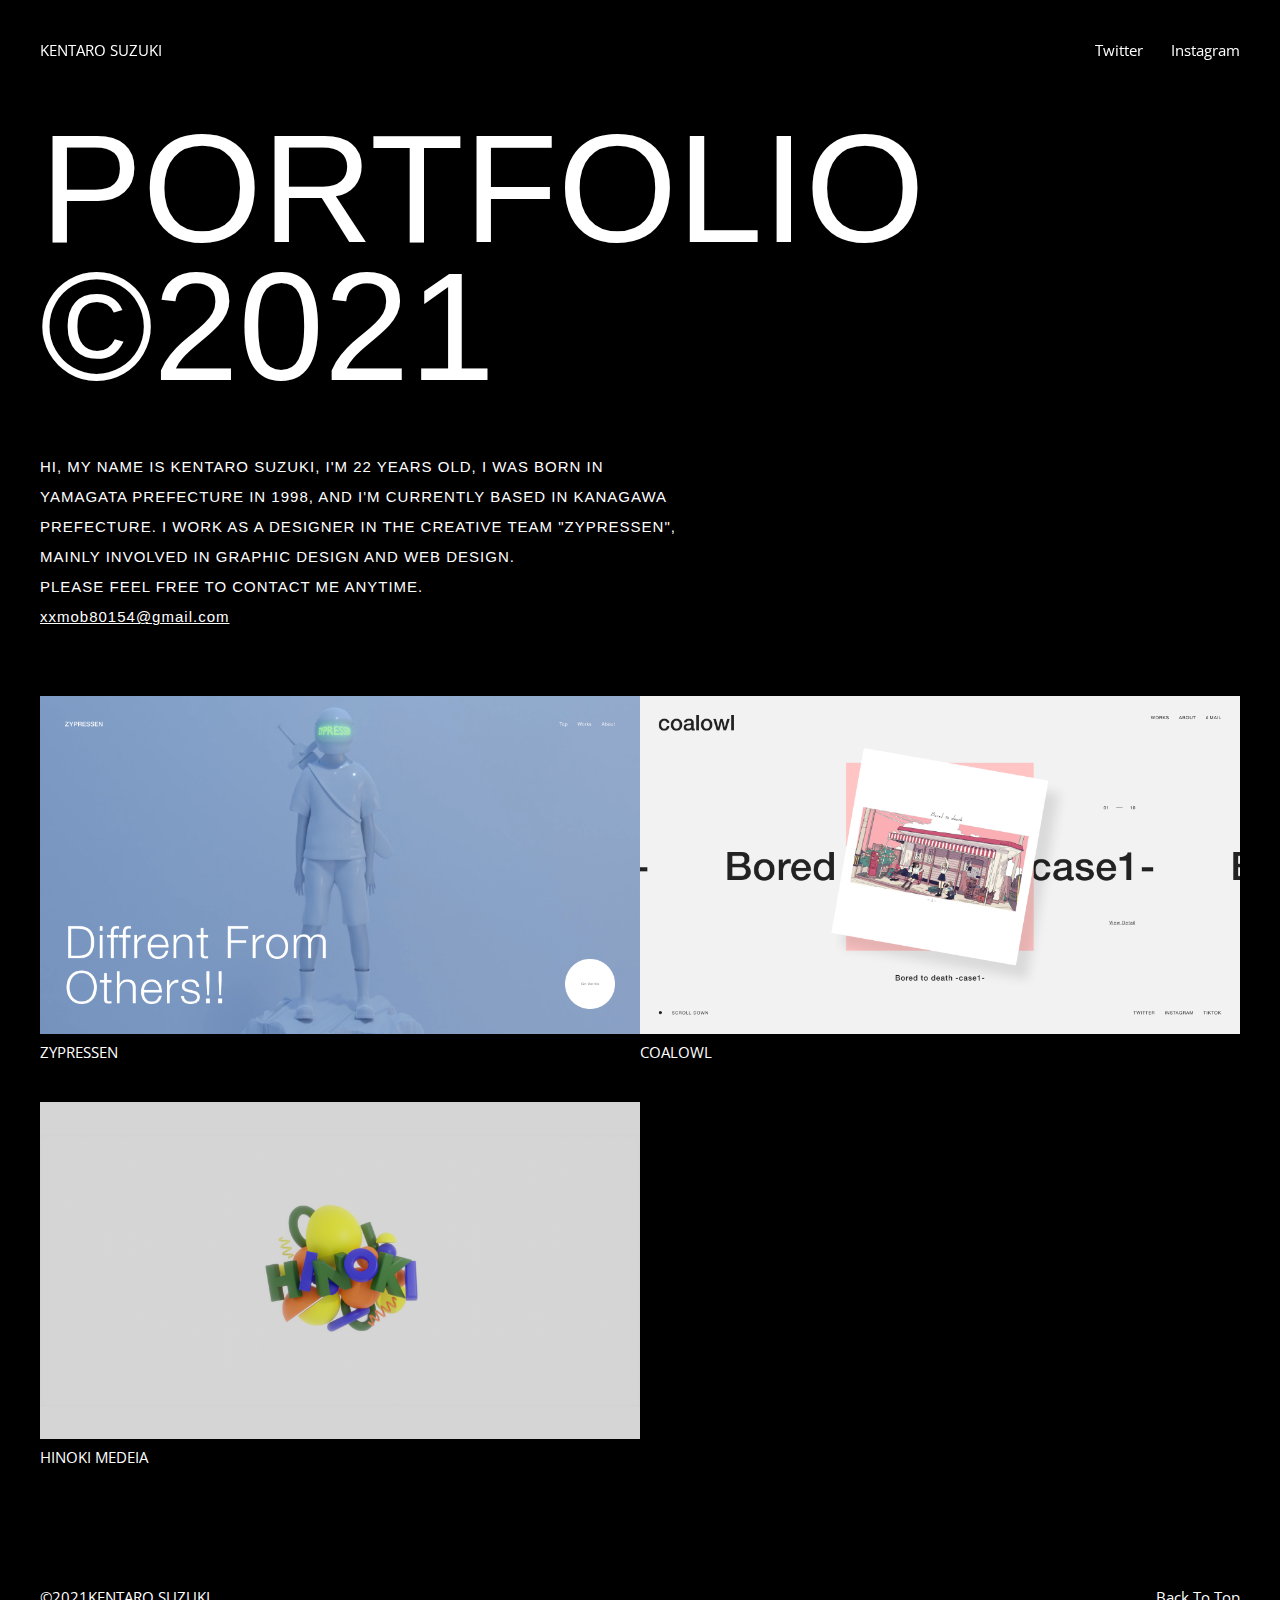
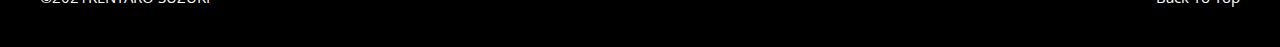
<file: index.html>
<!DOCTYPE html>
<html lang="en" dir="ltr">
  <head>
    <meta charset="utf-8">
    <meta name="viewport" content="width=device-width, initial-scale=1.0">
    <title>KENTARO SUZUKI</title>
    <link rel="shortcut icon" href="img\favicon.svg">
    <link rel="stylesheet" href="css\reset.css">
    <link rel="stylesheet" href="css\style.min.css">
  </head>
  <body>
    <header class="site_header">
      <div class="logo_wrap">
        <h1 class="logo">
          <a href="index.html">KENTARO SUZUKI</a>
        </h1>
      </div>
      <div class="sns_wrap">
        <a href="https://twitter.com/awesomeboy____">Twitter</a>
        <a href="https://www.instagram.com/xxmob80154/">Instagram</a>
      </div>
    </header>

    <!-- main -->
    <main>


    <div class="fv_wrap">
      <h2>
        PORTFOLIO<br>
        ©2021
      </h2>
      <div class="fv_text">
        <p>HI, MY NAME IS KENTARO SUZUKI, I'M 22 YEARS OLD, I WAS BORN IN YAMAGATA PREFECTURE IN 1998, AND I'M CURRENTLY BASED IN KANAGAWA PREFECTURE. I WORK AS A DESIGNER IN THE CREATIVE TEAM "ZYPRESSEN", MAINLY INVOLVED IN GRAPHIC DESIGN AND WEB DESIGN.
<br>PLEASE FEEL FREE TO CONTACT ME ANYTIME.</p>
        <a href="mailto:xxmob80154@gmail.com">xxmob80154@gmail.com</a>
      </div>
    </div>
    <div class="works_grid">
      <div class="works_item">
        <a href="detail_zypressen.html">
          <figure>
            <img src="img\thumbnail.png" alt="">
          </figure>
          <span>ZYPRESSEN</span>
        </a>
      </div>
      <div class="works_item">
        <a href="detail_coalowl.html">
          <figure>
            <img src="img\thumbnail2.png" alt="">
          </figure>
          <span>COALOWL</span>
        </a>
      </div>
      <div class="works_item">
        <a href="detail_hinoki media.html">
          <figure>
            <img src="img\thumbnail3.png" alt="">
          </figure>
          <span>HINOKI MEDEIA</span>
        </a>
      </div>

    </div>

    <footer>
      <div class="footer_sns">
        <a href="https://twitter.com/awesomeboy____">Twitter</a>
        <a href="https://www.instagram.com/xxmob80154/">Instagram</a>
      </div>
      <div class="footer">
        ©2021KENTARO SUZUKI
        <a href="#">Back To Top</a>
      </div>
    </footer>

    </main>
    <!-- main -->

  <script src="https://tympanus.net/Tutorials/SmoothScrollAnimations/js/imagesloaded.pkgd.min.js"></script>
  <script src="https://tympanus.net/Tutorials/SmoothScrollAnimations/js/demo.js"></script>

  </body>
</html>
</file>
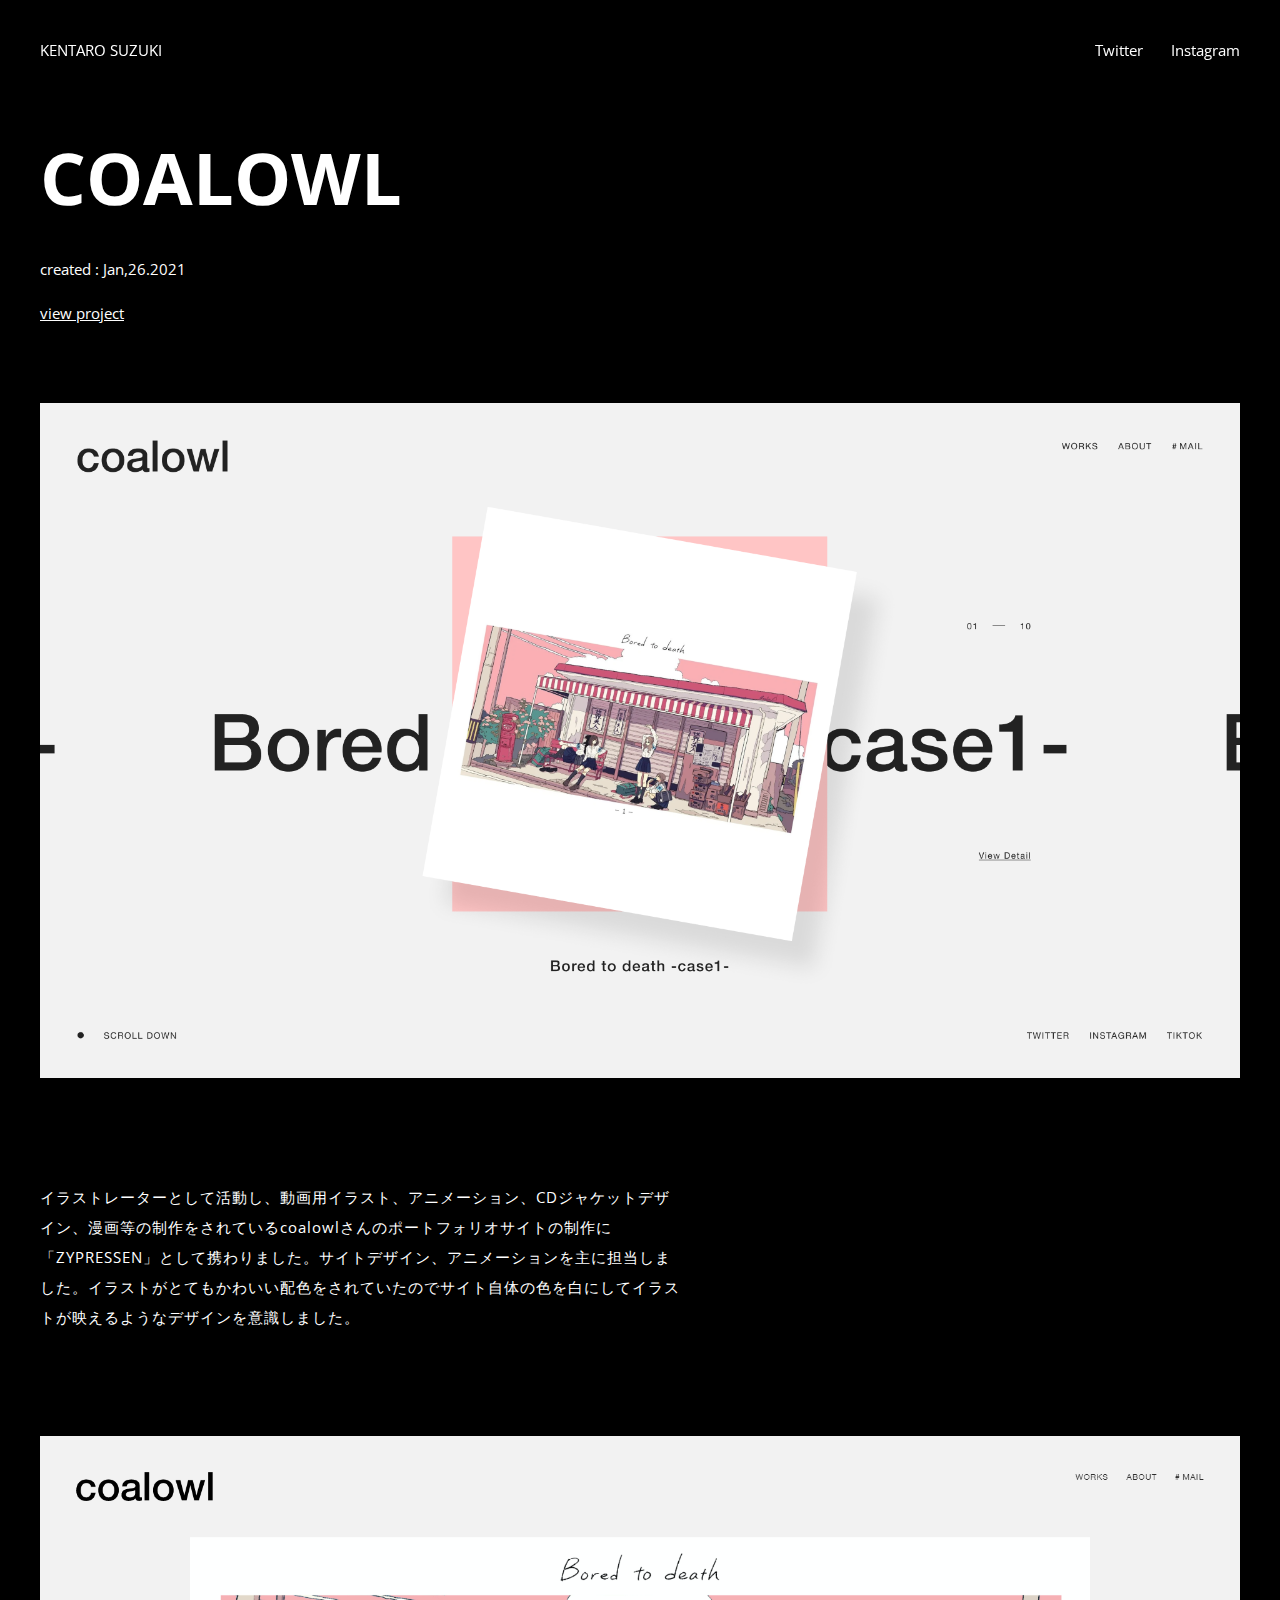
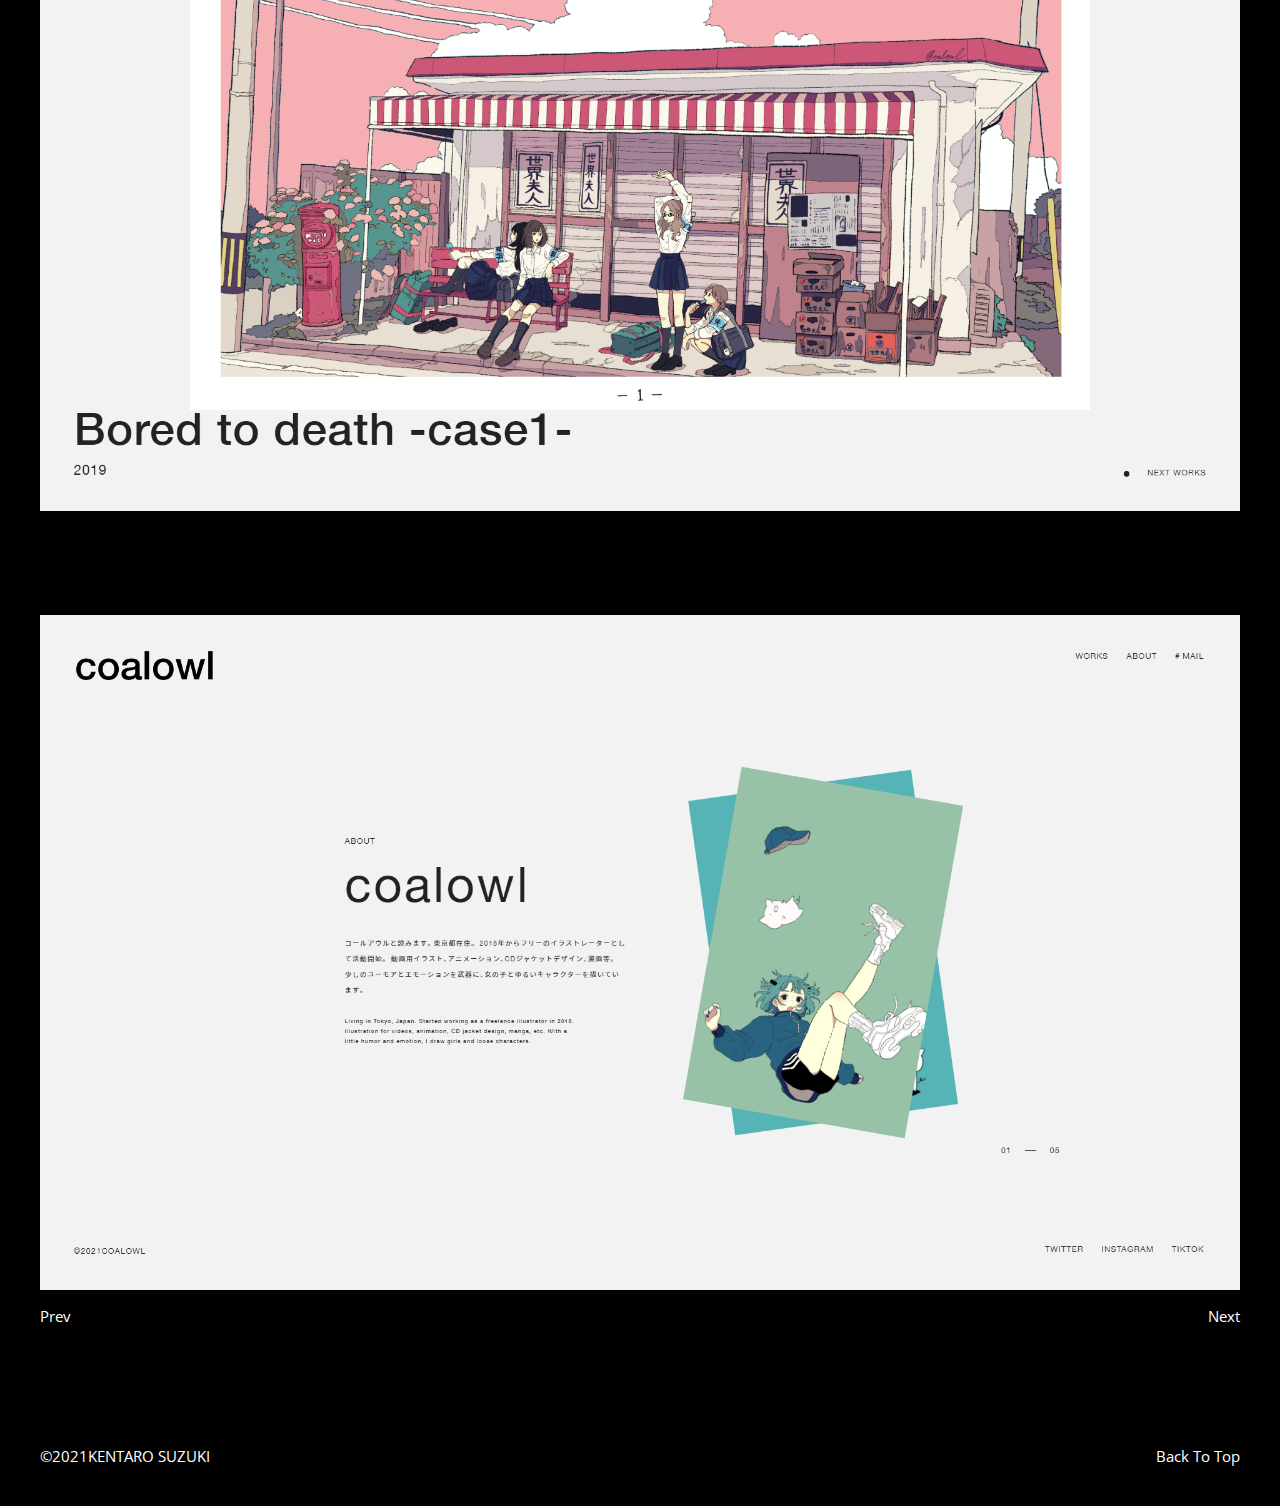
<file: detail_coalowl.html>
<!DOCTYPE html>
<html lang="en" dir="ltr">
  <head>
    <meta charset="utf-8">
    <meta name="viewport" content="width=device-width, initial-scale=1.0">
    <title>KENTARO SUZUKI</title>
    <link rel="shortcut icon" href="img\favicon.svg">
    <link rel="stylesheet" href="css\reset.css">
    <link rel="stylesheet" href="css\style.min.css">
  </head>
  <body>
    <header class="site_header">
      <div class="logo_wrap">
        <h1 class="logo">
          <a href="index.html">KENTARO SUZUKI</a>
        </h1>
      </div>
      <div class="sns_wrap">
        <a href="https://twitter.com/awesomeboy____">Twitter</a>
        <a href="https://www.instagram.com/xxmob80154/">Instagram</a>
      </div>
    </header>

    <!-- main -->
    <main>

      <div class="detail_wrap">
        <div class="detail_title">
          <h2>COALOWL</h2>
          <div class="detail_title_item">
            <span>created  : Jan,26.2021 </span>
            <a href="https://coalowl.com/">view project</a>
          </div>
        </div>
        <img src="img\thumbnail2.png" alt="">
        <p>イラストレーターとして活動し、動画用イラスト、アニメーション、CDジャケットデザイン、漫画等の制作をされているcoalowlさんのポートフォリオサイトの制作に「ZYPRESSEN」として携わりました。サイトデザイン、アニメーションを主に担当しました。イラストがとてもかわいい配色をされていたのでサイト自体の色を白にしてイラストが映えるようなデザインを意識しました。
</p>
        <img src="img\thumbnail2_1.png" alt="">
        <img src="img\thumbnail2_2.png" alt="">
        <div class="detail_nav">
          <a href="detail_zypressen.html">Prev</a>
          <a href="detail_hinoki media.html">Next</a>
        </div>
      </div>

    <footer>
      <div class="footer_sns">
        <a href="https://twitter.com/awesomeboy____">Twitter</a>
        <a href="https://www.instagram.com/xxmob80154/">Instagram</a>
      </div>
      <div class="footer">
        ©2021KENTARO SUZUKI
        <a href="#">Back To Top</a>
      </div>
    </footer>

    </main>
    <!-- main -->

    <script src="https://tympanus.net/Tutorials/SmoothScrollAnimations/js/imagesloaded.pkgd.min.js"></script>
    <script src="https://tympanus.net/Tutorials/SmoothScrollAnimations/js/demo.js"></script>

  </body>
</html>
</file>
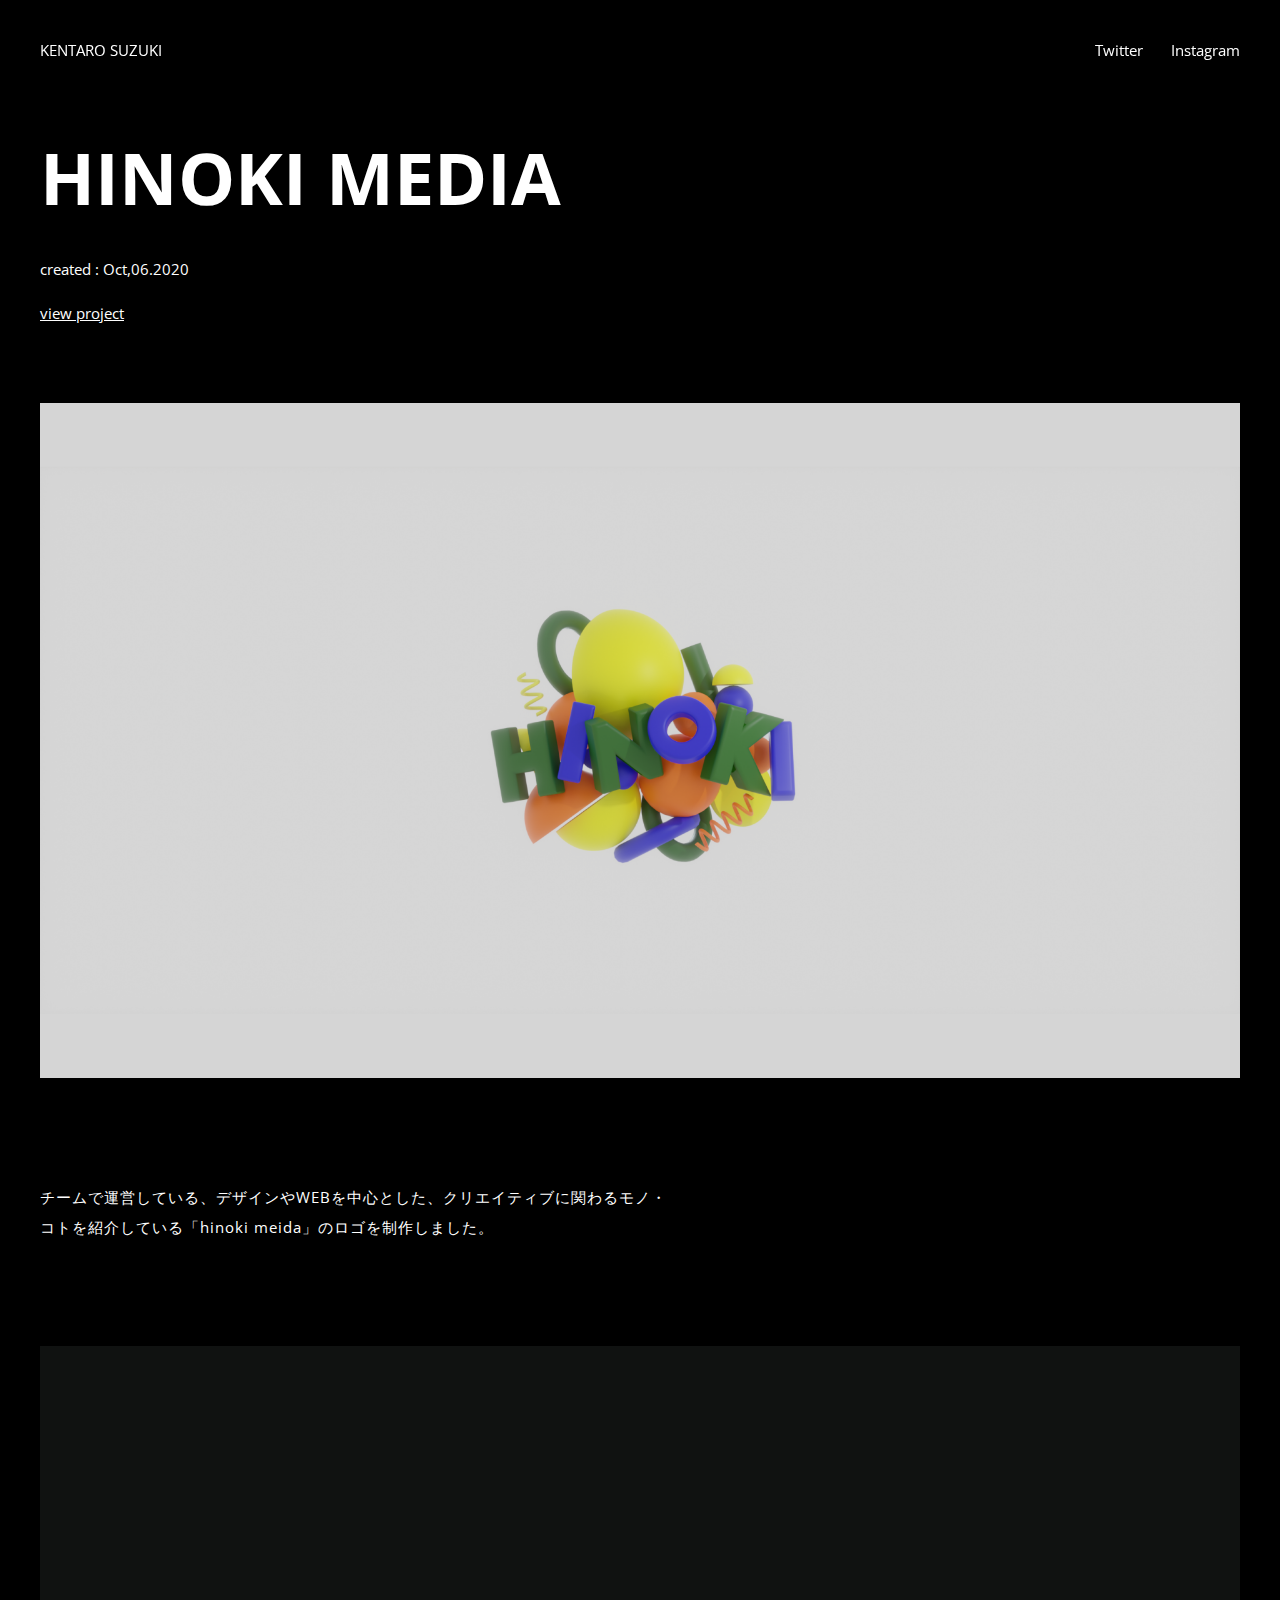
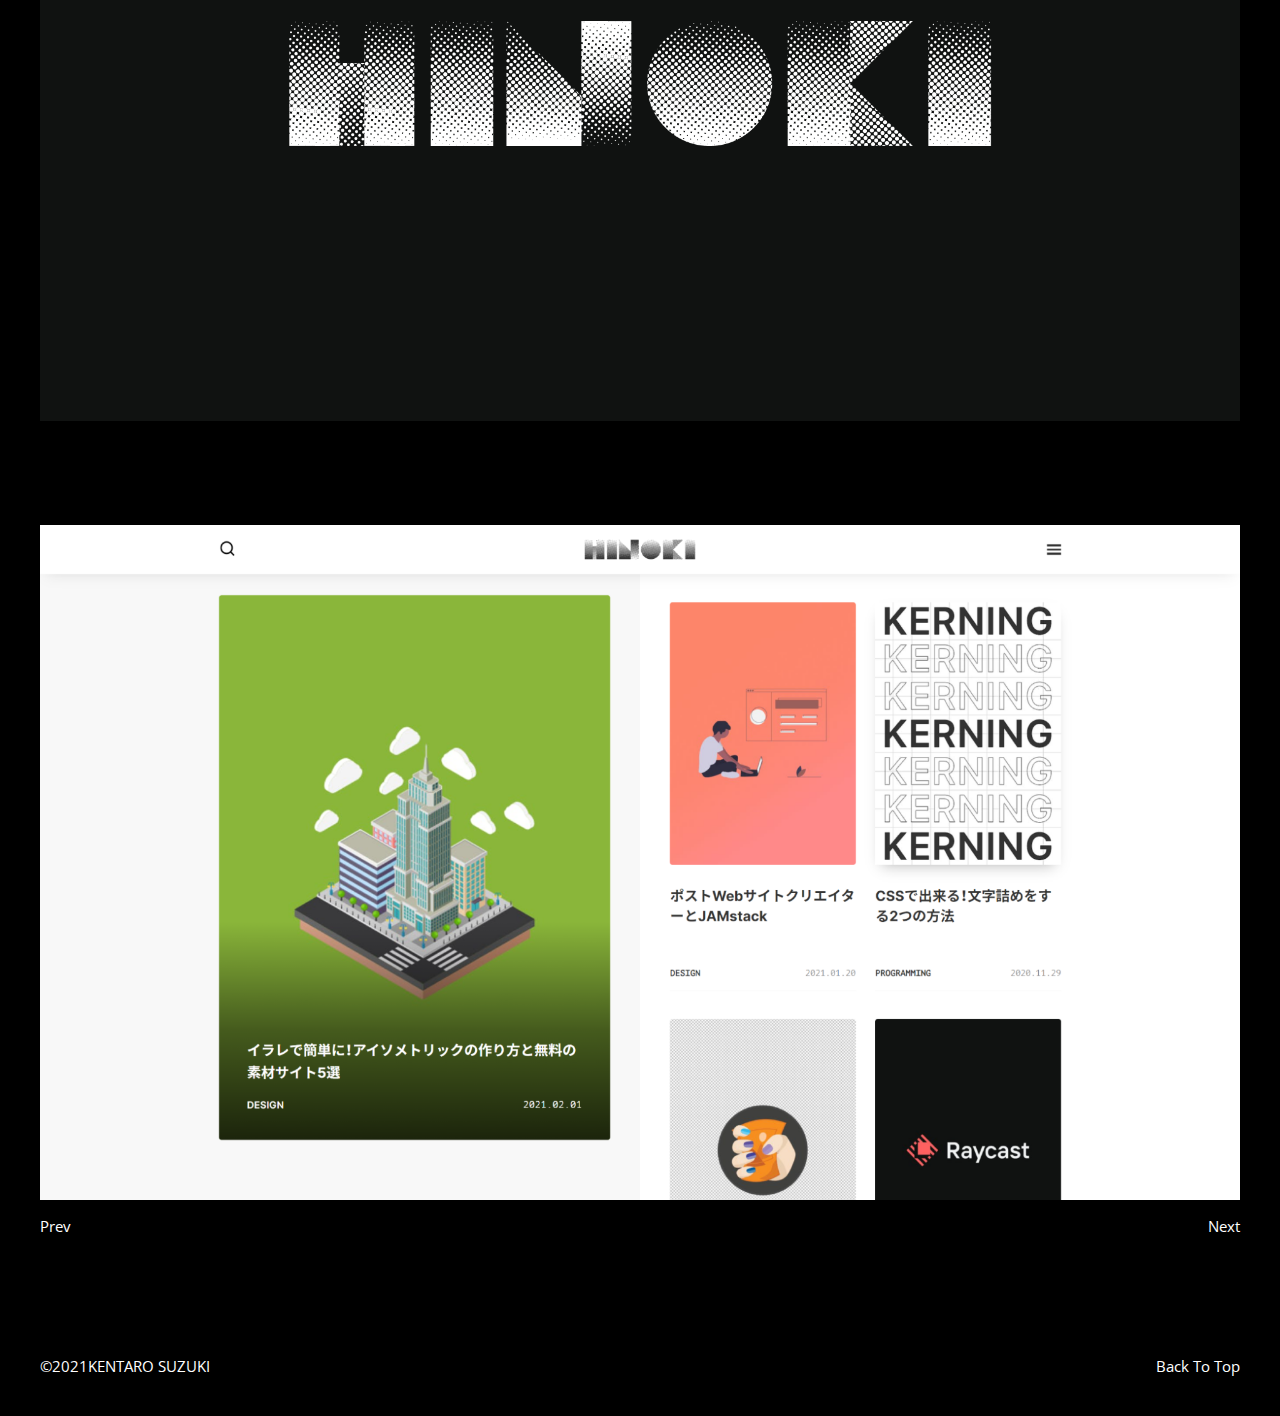
<file: detail_hinoki media.html>
<!DOCTYPE html>
<html lang="en" dir="ltr">
  <head>
    <meta charset="utf-8">
    <meta name="viewport" content="width=device-width, initial-scale=1.0">
    <title>KENTARO SUZUKI</title>
    <link rel="shortcut icon" href="img\favicon.svg">
    <link rel="stylesheet" href="css\reset.css">
    <link rel="stylesheet" href="css\style.min.css">
  </head>
  <body>
    <header class="site_header">
      <div class="logo_wrap">
        <h1 class="logo">
          <a href="index.html">KENTARO SUZUKI</a>
        </h1>
      </div>
      <div class="sns_wrap">
        <a href="https://twitter.com/awesomeboy____">Twitter</a>
        <a href="https://www.instagram.com/xxmob80154/">Instagram</a>
      </div>
    </header>

    <!-- main -->
    <main>

      <div class="detail_wrap">
        <div class="detail_title">
          <h2>HINOKI MEDIA</h2>
          <div class="detail_title_item">
            <span>created  : Oct,06.2020 </span>
            <a href="https://hinoki.media/">view project</a>
          </div>
        </div>
        <img src="img\thumbnail3.png" alt="">
        <p>チームで運営している、デザインやWEBを中心とした、クリエイティブに関わるモノ・コトを紹介している「hinoki meida」のロゴを制作しました。
</p>
        <img src="img\thumbnail3_1.png" alt="">
        <img src="img\thumbnail3_2.png" alt="">
        <div class="detail_nav">
          <a href="detail_coalowl.html">Prev</a>
          <a href="detail_zypressen.html">Next</a>
        </div>
      </div>

    <footer>
      <div class="footer_sns">
        <a href="https://twitter.com/awesomeboy____">Twitter</a>
        <a href="https://www.instagram.com/xxmob80154/">Instagram</a>
      </div>
      <div class="footer">
        ©2021KENTARO SUZUKI
        <a href="#">Back To Top</a>
      </div>
    </footer>

    </main>
    <!-- main -->

    <script src="https://tympanus.net/Tutorials/SmoothScrollAnimations/js/imagesloaded.pkgd.min.js"></script>
    <script src="https://tympanus.net/Tutorials/SmoothScrollAnimations/js/demo.js"></script>

  </body>
</html>
</file>
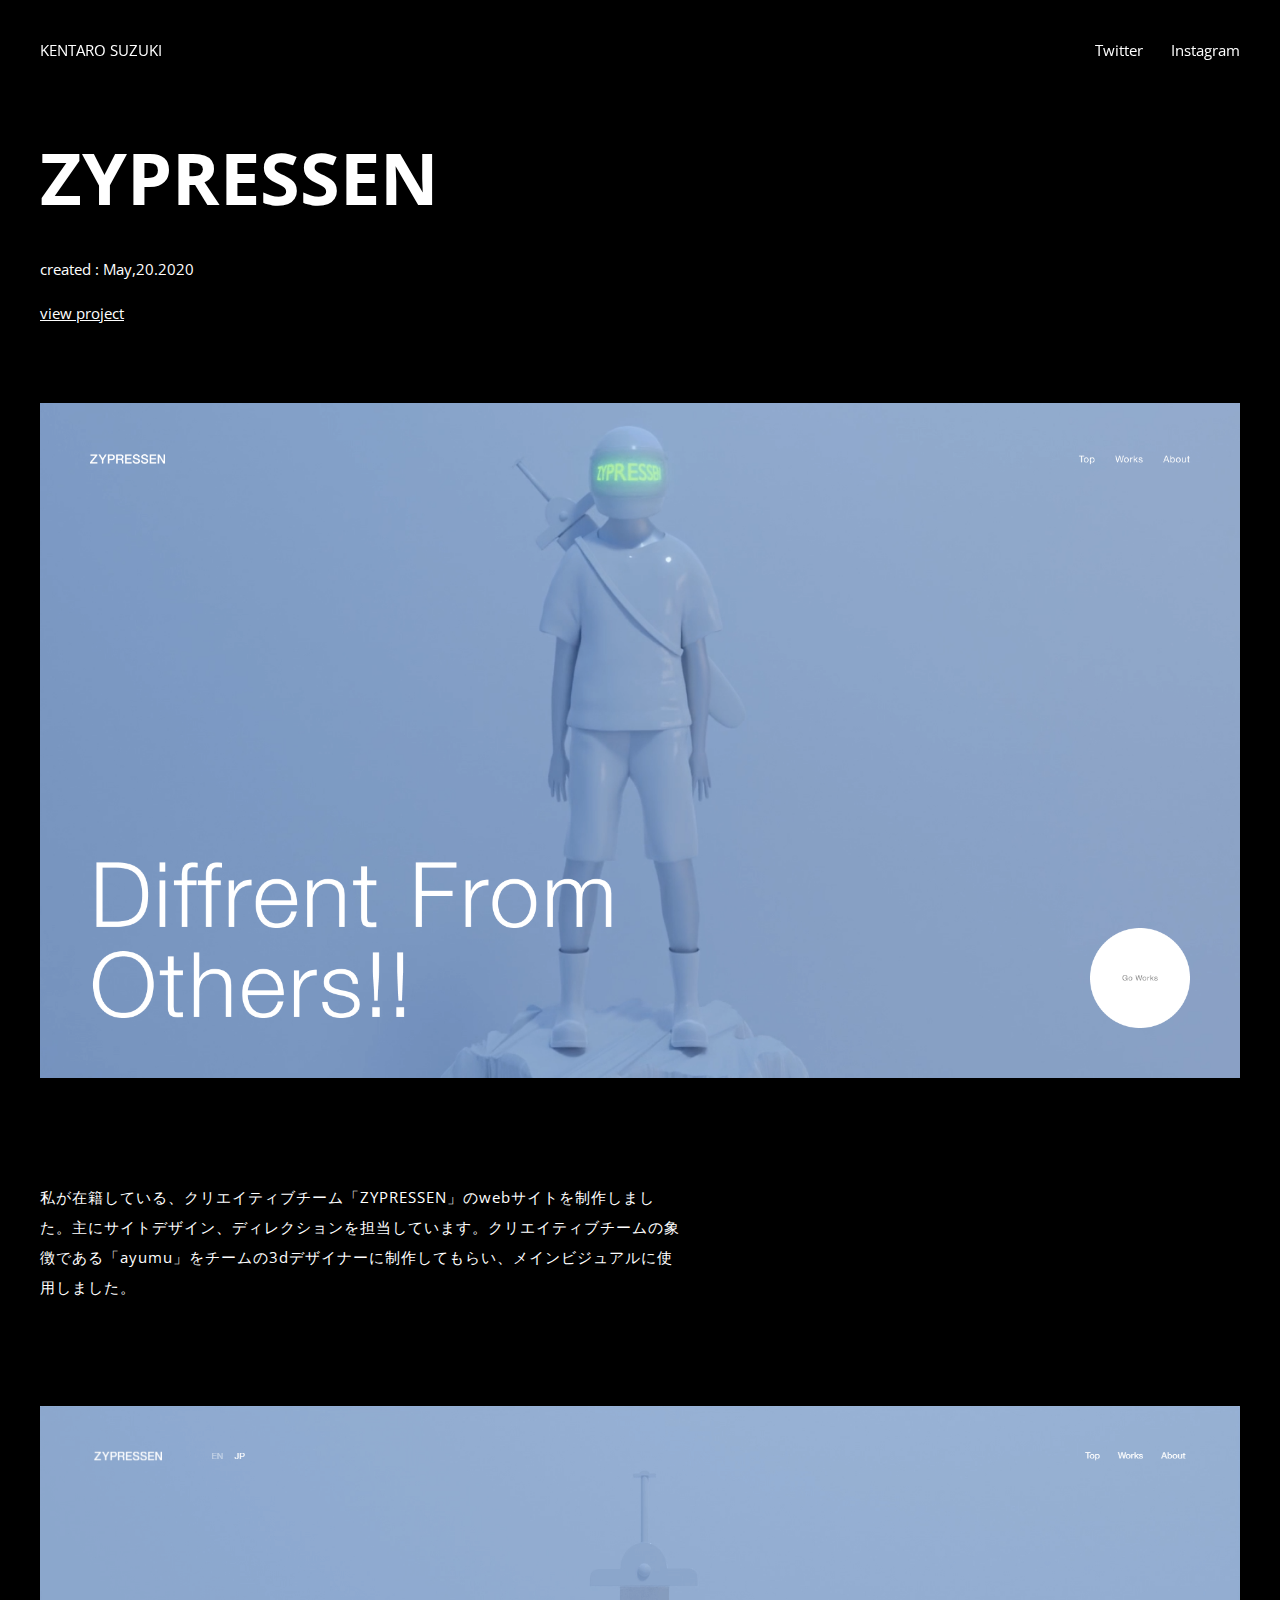
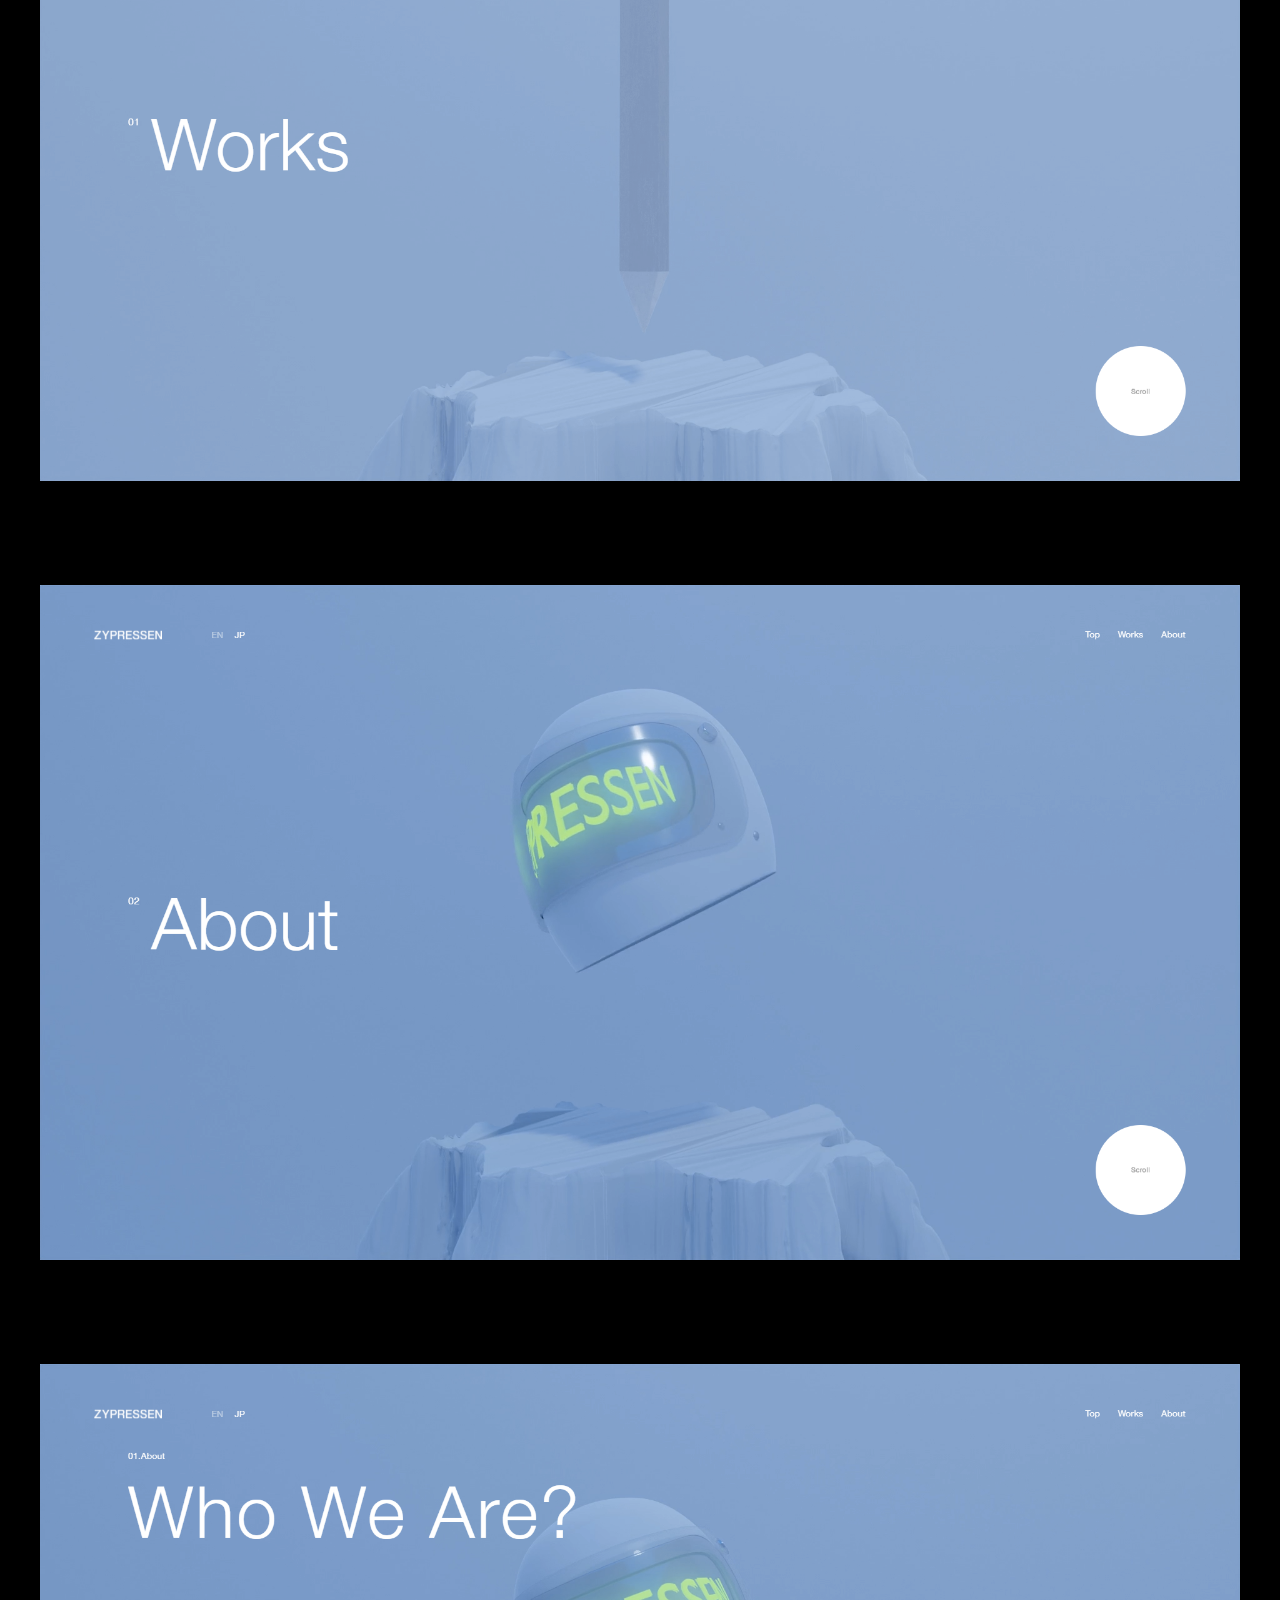
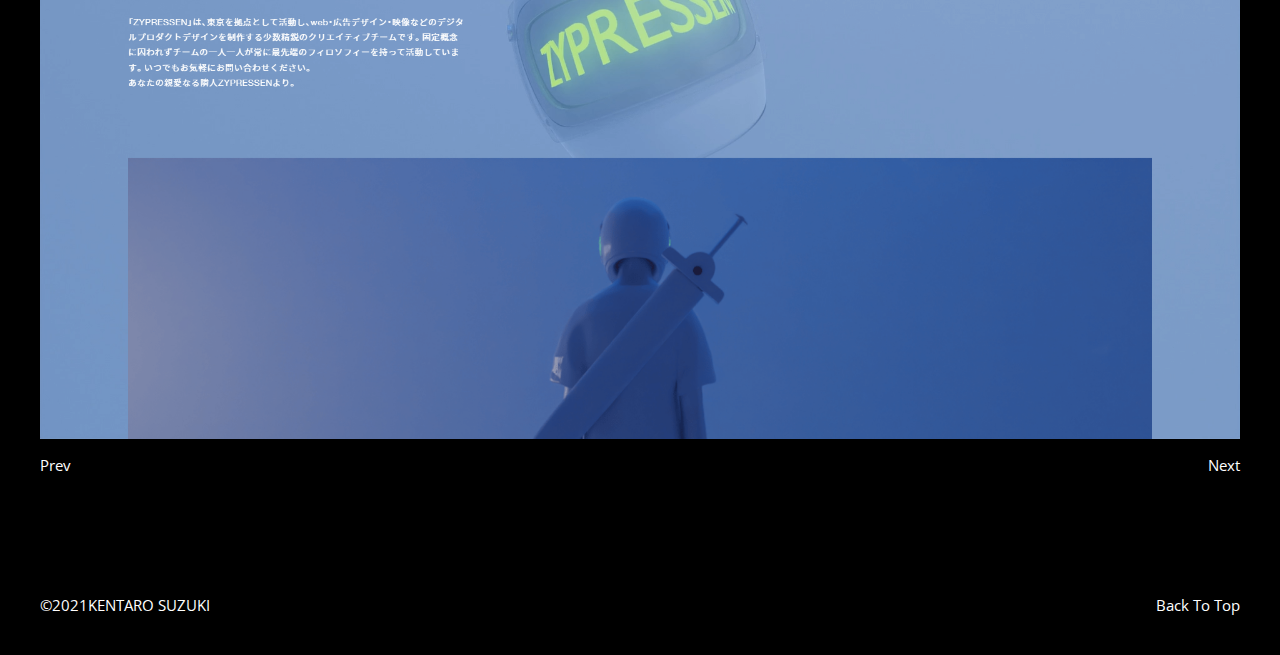
<file: detail_zypressen.html>
<!DOCTYPE html>
<html lang="en" dir="ltr">
  <head>
    <meta charset="utf-8">
    <meta name="viewport" content="width=device-width, initial-scale=1.0">
    <title>KENTARO SUZUKI</title>
    <link rel="shortcut icon" href="img\favicon.svg">
    <link rel="stylesheet" href="css\reset.css">
    <link rel="stylesheet" href="css\style.min.css">
  </head>
  <body>
    <header class="site_header">
      <div class="logo_wrap">
        <h1 class="logo">
          <a href="index.html">KENTARO SUZUKI</a>
        </h1>
      </div>
      <div class="sns_wrap">
        <a href="https://twitter.com/awesomeboy____">Twitter</a>
        <a href="https://www.instagram.com/xxmob80154/">Instagram</a>
      </div>
    </header>

    <!-- main -->
    <main>

      <div class="detail_wrap">
        <div class="detail_title">
          <h2>ZYPRESSEN</h2>
          <div class="detail_title_item">
            <span>created  : May,20.2020 </span>
            <a href="https://zypressen.org/">view project</a>
          </div>
        </div>
        <img src="img\thumbnail.png" alt="">
        <p>
私が在籍している、クリエイティブチーム「ZYPRESSEN」のwebサイトを制作しました。主にサイトデザイン、ディレクションを担当しています。クリエイティブチームの象徴である「ayumu」をチームの3dデザイナーに制作してもらい、メインビジュアルに使用しました。</p>
        <img src="img\thumbnail_1.png" alt="">
        <img src="img\thumbnail_2.png" alt="">
        <img src="img\thumbnail_3.png" alt="">
        <div class="detail_nav">
          <a href="detail_hinoki media.html">Prev</a>
          <a href="detail_coalowl.html">Next</a>
        </div>
      </div>

    <footer>
      <div class="footer_sns">
        <a href="https://twitter.com/awesomeboy____">Twitter</a>
        <a href="https://www.instagram.com/xxmob80154/">Instagram</a>
      </div>
      <div class="footer">
        ©2021KENTARO SUZUKI
        <a href="#">Back To Top</a>
      </div>
    </footer>

    </main>
    <!-- main -->

    <script src="https://tympanus.net/Tutorials/SmoothScrollAnimations/js/imagesloaded.pkgd.min.js"></script>
    <script src="https://tympanus.net/Tutorials/SmoothScrollAnimations/js/demo.js"></script>

  </body>
</html>
</file>
